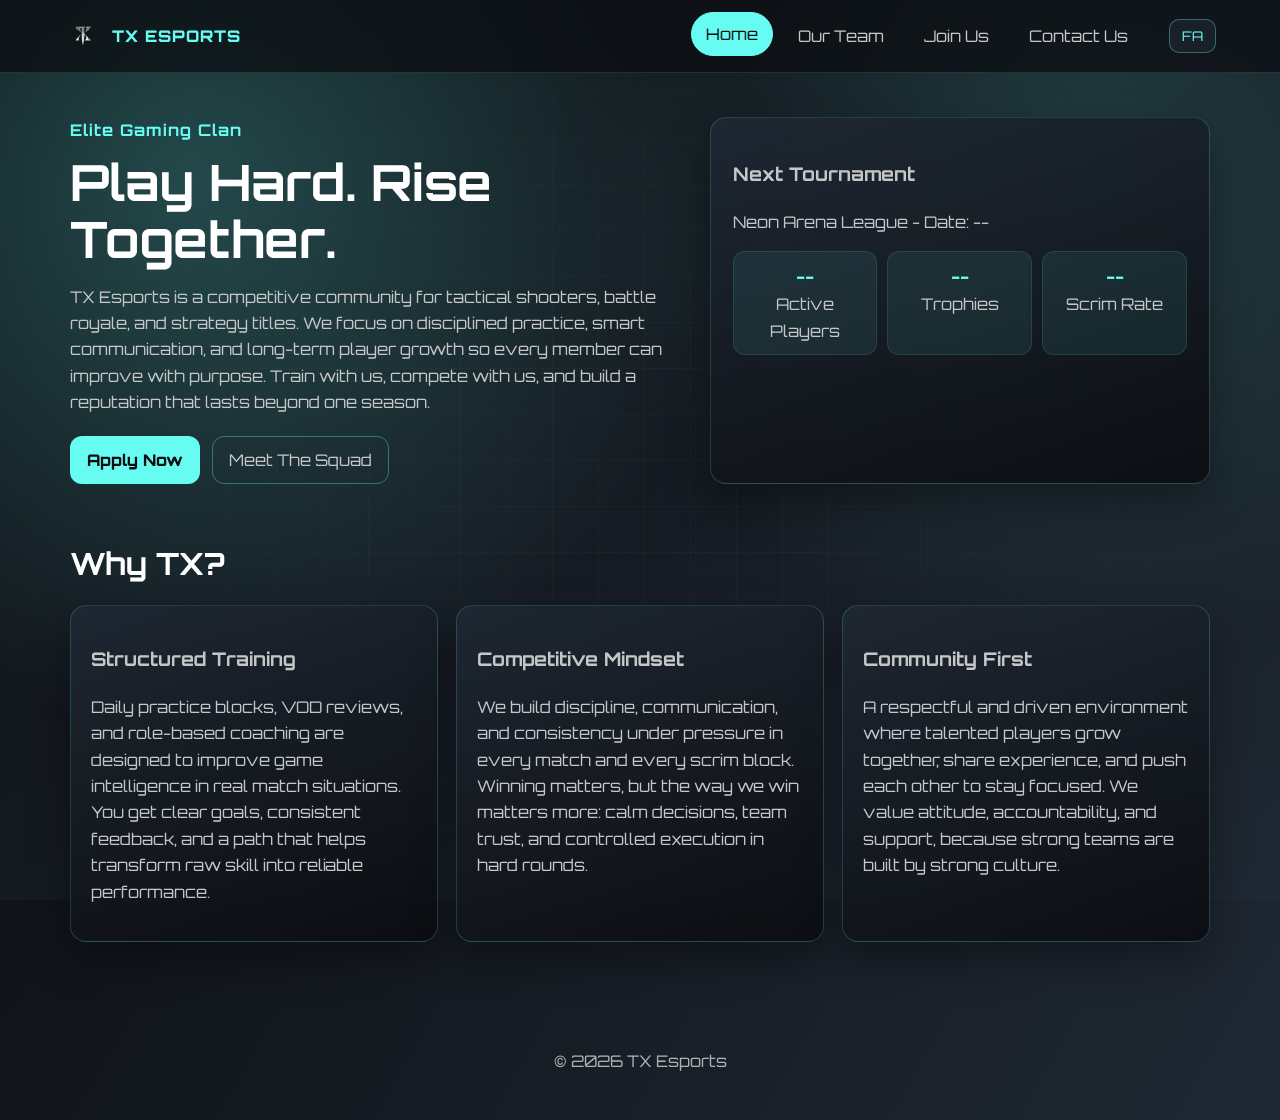
<file: index.html>
﻿<!DOCTYPE html>
<html lang="en" dir="ltr">
<head>
  <meta charset="UTF-8" />
  <meta name="viewport" content="width=device-width, initial-scale=1.0" />
  <title>TX Esports | Home</title>
  <link rel="preconnect" href="https://fonts.googleapis.com" />
  <link rel="preconnect" href="https://fonts.gstatic.com" crossorigin />
  <link href="https://fonts.googleapis.com/css2?family=Orbitron:wght@500;700;800&family=Vazirmatn:wght@400;500;700;800&display=swap" rel="stylesheet" />
  <link rel="icon" type="image/x-icon" href="assets/images/logo-withoutbackground.ico" />
  <link rel="stylesheet" href="assets/css/styles.css" />
</head>
<body class="page-home">
  <div class="bg-layer"></div>
  <header class="site-header">
    <a class="brand" href="index.html">
      <img src="assets/images/logo-withoutbackground.png" alt="TX logo" />
      <span>TX ESPORTS</span>
    </a>

    <nav class="site-nav">
      <a class="active" href="index.html" data-en="Home" data-fa="خانه">Home</a>
      <a href="team.html" data-en="Our Team" data-fa="تیم ما">Our Team</a>
      <a href="join.html" data-en="Join Us" data-fa="عضویت">Join Us</a>
      <a href="contact.html" data-en="Contact Us" data-fa="ارتباط با ما">Contact Us</a>
    </nav>

    <div class="header-tools">
      <button class="menu-toggle" aria-label="Toggle menu">☰</button>
      <button class="lang-switch" type="button" data-en="FA" data-fa="EN">FA</button>
    </div>
  </header>

  <main>
    <section class="hero reveal">
      <div class="hero-copy">
        <p class="eyebrow" data-en="Elite Gaming Clan" data-fa="کلن حرفه ای گیمینگ">Elite Gaming Clan</p>
        <h1 data-en="Play Hard. Rise Together." data-fa="سخت بازی کن. با هم اوج بگیر.">Play Hard. Rise Together.</h1>
        <p data-en="TX Esports is a competitive community for tactical shooters, battle royale, and strategy titles. We focus on disciplined practice, smart communication, and long-term player growth so every member can improve with purpose. Train with us, compete with us, and build a reputation that lasts beyond one season."
           data-fa="TX Esports یک جامعه رقابتی برای بازی های تیراندازی تاکتیکی، بتل رویال و استراتژی است. ما روی تمرین منظم، ارتباط حرفه ای و رشد بلندمدت بازیکنان تمرکز می کنیم تا هر عضو با هدف پیشرفت کند. با ما تمرین کن، رقابت کن و اعتباری بساز که فقط به یک فصل محدود نشود.">
          TX Esports is a competitive community for tactical shooters, battle royale, and strategy titles. We focus on disciplined practice, smart communication, and long-term player growth so every member can improve with purpose. Train with us, compete with us, and build a reputation that lasts beyond one season.
        </p>
        <div class="hero-actions">
          <a class="btn btn-primary" href="join.html" data-en="Apply Now" data-fa="همین حالا عضو شو">Apply Now</a>
          <a class="btn btn-ghost" href="team.html" data-en="Meet The Squad" data-fa="معرفی تیم">Meet The Squad</a>
        </div>
      </div>
      <div class="hero-card floating">
        <h3 data-en="Next Tournament" data-fa="مسابقه بعدی">Next Tournament</h3>
        <p data-en="Neon Arena League - Date: --" data-fa="لیگ Neon Arena - تاریخ: --">Neon Arena League - Date: --</p>
        <div class="stat-grid">
          <article>
            <strong>--</strong>
            <span data-en="Active Players" data-fa="بازیکن فعال">Active Players</span>
          </article>
          <article>
            <strong>--</strong>
            <span data-en="Trophies" data-fa="جام">Trophies</span>
          </article>
          <article>
            <strong>--</strong>
            <span data-en="Scrim Rate" data-fa="نرخ برد">Scrim Rate</span>
          </article>
        </div>
      </div>
    </section>

    <section class="section reveal">
      <h2 data-en="Why TX?" data-fa="چرا TX؟">Why TX?</h2>
      <div class="card-grid">
        <article class="info-card">
          <h3 data-en="Structured Training" data-fa="تمرین ساختاریافته">Structured Training</h3>
          <p data-en="Daily practice blocks, VOD reviews, and role-based coaching are designed to improve game intelligence in real match situations. You get clear goals, consistent feedback, and a path that helps transform raw skill into reliable performance."
             data-fa="برنامه تمرینی روزانه، تحلیل ویدیو مسابقات و مربیگری تخصصی به شکلی طراحی شده که هوش بازی تو را در شرایط واقعی مسابقه بالا ببرد. اینجا هدف های مشخص، بازخورد منظم و یک مسیر حرفه ای داری تا مهارت خام به عملکرد قابل اعتماد تبدیل شود.">
            Daily practice blocks, VOD reviews, and role-based coaching are designed to improve game intelligence in real match situations. You get clear goals, consistent feedback, and a path that helps transform raw skill into reliable performance.
          </p>
        </article>
        <article class="info-card">
          <h3 data-en="Competitive Mindset" data-fa="ذهنیت رقابتی">Competitive Mindset</h3>
          <p data-en="We build discipline, communication, and consistency under pressure in every match and every scrim block. Winning matters, but the way we win matters more: calm decisions, team trust, and controlled execution in hard rounds."
             data-fa="در هر مسابقه و هر اسکریم، روی نظم، ارتباط تیمی و عملکرد پایدار تحت فشار کار می کنیم. برد مهم است، اما شیوه بردن برای ما مهم تر است: تصمیم گیری آرام، اعتماد تیمی و اجرای کنترل شده در راندهای سخت.">
            We build discipline, communication, and consistency under pressure in every match and every scrim block. Winning matters, but the way we win matters more: calm decisions, team trust, and controlled execution in hard rounds.
          </p>
        </article>
        <article class="info-card">
          <h3 data-en="Community First" data-fa="جامعه اولویت اول">Community First</h3>
          <p data-en="A respectful and driven environment where talented players grow together, share experience, and push each other to stay focused. We value attitude, accountability, and support, because strong teams are built by strong culture."
             data-fa="یک محیط حرفه ای و محترمانه که در آن بازیکنان با استعداد کنار هم رشد می کنند، تجربه به اشتراک می گذارند و همدیگر را برای تمرکز بیشتر جلو می برند. ما روی نگرش حرفه ای، مسئولیت پذیری و حمایت تیمی ارزش می گذاریم چون تیم قوی از فرهنگ قوی ساخته می شود.">
            A respectful and driven environment where talented players grow together, share experience, and push each other to stay focused. We value attitude, accountability, and support, because strong teams are built by strong culture.
          </p>
        </article>
      </div>
    </section>
  </main>

  <footer>
    <p>&copy; <span id="year"></span> TX Esports</p>
  </footer>

  <script src="assets/js/script.js"></script>
</body>
</html>
</file>
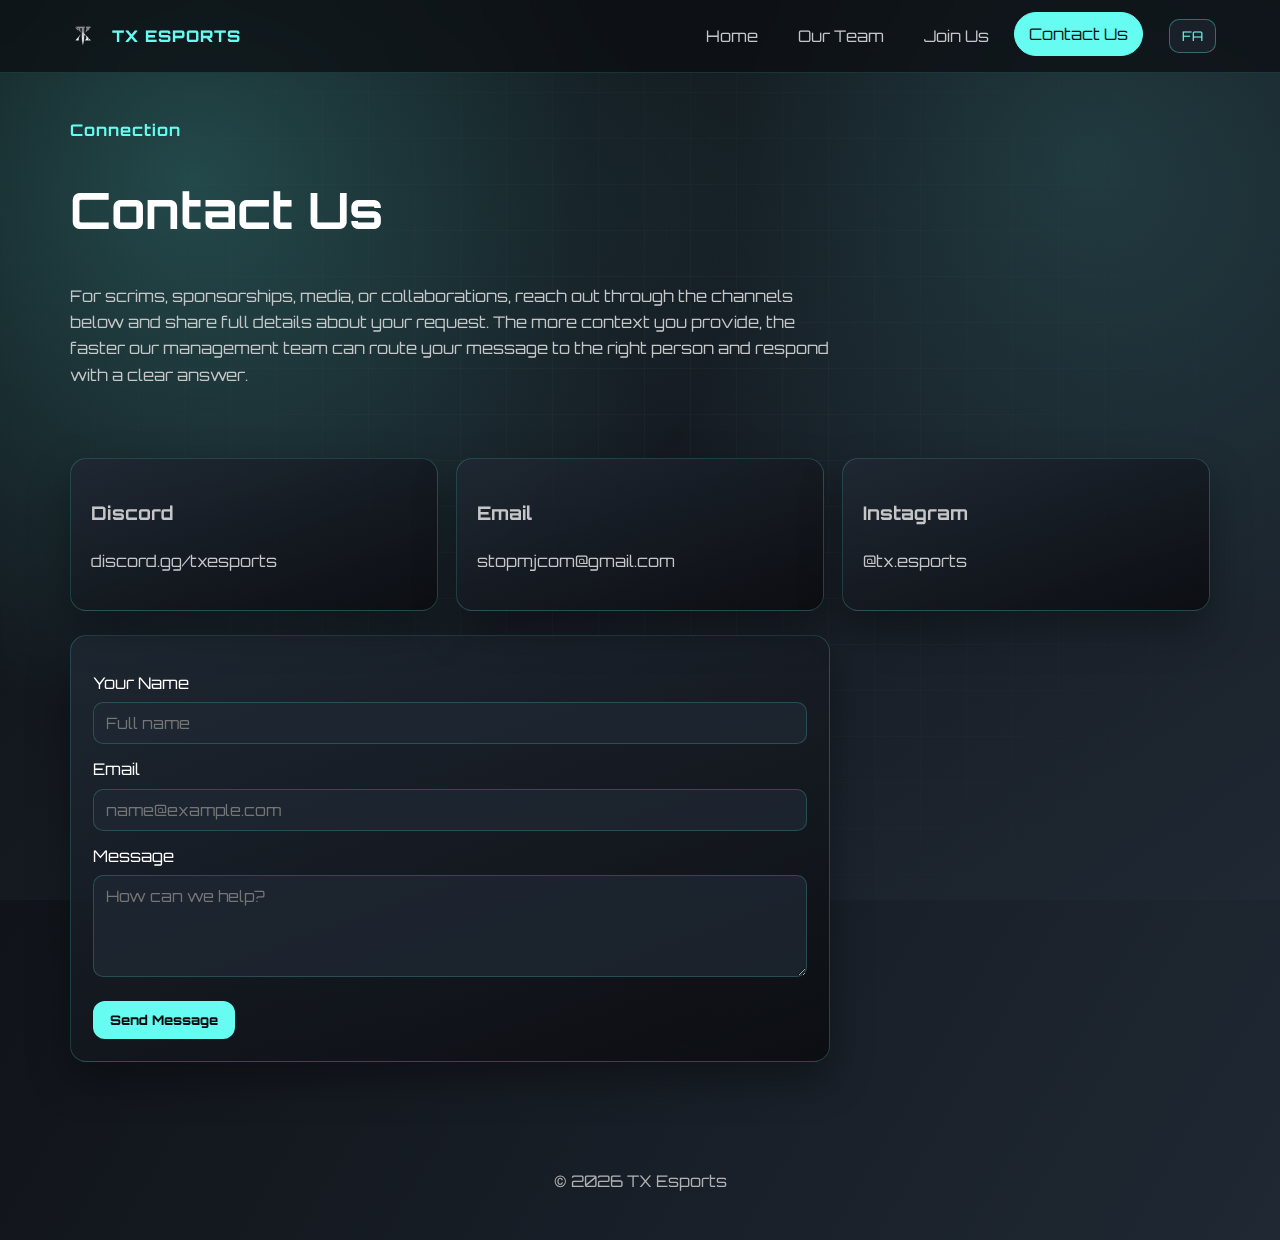
<file: contact.html>
﻿<!DOCTYPE html>
<html lang="en" dir="ltr">
<head>
  <meta charset="UTF-8" />
  <meta name="viewport" content="width=device-width, initial-scale=1.0" />
  <title>TX Esports | Contact Us</title>
  <link rel="preconnect" href="https://fonts.googleapis.com" />
  <link rel="preconnect" href="https://fonts.gstatic.com" crossorigin />
  <link href="https://fonts.googleapis.com/css2?family=Orbitron:wght@500;700;800&family=Vazirmatn:wght@400;500;700;800&display=swap" rel="stylesheet" />
  <link rel="icon" type="image/x-icon" href="assets/images/logo-withoutbackground.ico" />
  <link rel="stylesheet" href="assets/css/styles.css" />
</head>
<body class="page-contact">
  <div class="bg-layer"></div>
  <header class="site-header">
    <a class="brand" href="index.html">
      <img src="assets/images/logo-withoutbackground.png" alt="TX logo" />
      <span>TX ESPORTS</span>
    </a>

    <nav class="site-nav">
      <a href="index.html" data-en="Home" data-fa="خانه">Home</a>
      <a href="team.html" data-en="Our Team" data-fa="تیم ما">Our Team</a>
      <a href="join.html" data-en="Join Us" data-fa="عضویت">Join Us</a>
      <a class="active" href="contact.html" data-en="Contact Us" data-fa="ارتباط با ما">Contact Us</a>
    </nav>

    <div class="header-tools">
      <button class="menu-toggle" aria-label="Toggle menu">☰</button>
      <button class="lang-switch" type="button" data-en="FA" data-fa="EN">FA</button>
    </div>
  </header>

  <main>
    <section class="page-hero reveal">
      <p class="eyebrow" data-en="Connection" data-fa="ارتباط">Connection</p>
      <h1 data-en="Contact Us" data-fa="ارتباط با ما">Contact Us</h1>
      <p data-en="For scrims, sponsorships, media, or collaborations, reach out through the channels below and share full details about your request. The more context you provide, the faster our management team can route your message to the right person and respond with a clear answer."
         data-fa="برای اسکریم، اسپانسرینگ، رسانه یا همکاری، از طریق راه های زیر با ما در تماس باش و جزئیات کامل درخواستت را ارسال کن. هرچه اطلاعات دقیق تری بدهی، تیم مدیریت سریع تر پیام را به فرد مناسب منتقل می کند و پاسخ شفاف تری دریافت می کنی.">
        For scrims, sponsorships, media, or collaborations, reach out through the channels below and share full details about your request. The more context you provide, the faster our management team can route your message to the right person and respond with a clear answer.
      </p>
    </section>

    <section class="section reveal">
      <div class="card-grid contact-grid">
        <article class="info-card">
          <h3 data-en="Discord" data-fa="دیسکورد">Discord</h3>
          <p>discord.gg/txesports</p>
        </article>
        <article class="info-card">
          <h3 data-en="Email" data-fa="ایمیل">Email</h3>
          <p>stopmjcom@gmail.com</p>
        </article>
        <article class="info-card">
          <h3 data-en="Instagram" data-fa="اینستاگرام">Instagram</h3>
          <p>@tx.esports</p>
        </article>
      </div>

      <form class="form-card compact" action="https://formsubmit.co/stopmjcom@gmail.com" method="POST">
        <input type="hidden" name="_subject" value="TX Esports | New Contact Message" />
        <input type="hidden" name="_captcha" value="false" />
        <input type="hidden" name="_template" value="table" />

        <label data-en="Your Name" data-fa="نام شما" for="name">Your Name</label>
        <input id="name" name="full_name" type="text" data-en-placeholder="Full name" data-fa-placeholder="نام کامل" placeholder="Full name" required />

        <label data-en="Email" data-fa="ایمیل" for="email">Email</label>
        <input id="email" name="email" type="email" placeholder="name@example.com" required />

        <label data-en="Message" data-fa="پیام" for="message">Message</label>
        <textarea id="message" name="message" rows="4" data-en-placeholder="How can we help?" data-fa-placeholder="چطور می توانیم کمک کنیم؟" placeholder="How can we help?" required></textarea>

        <button type="submit" class="btn btn-primary" data-en="Send Message" data-fa="ارسال پیام">Send Message</button>
      </form>
    </section>
  </main>

  <footer>
    <p>&copy; <span id="year"></span> TX Esports</p>
  </footer>

  <script src="assets/js/script.js"></script>
</body>
</html>
</file>
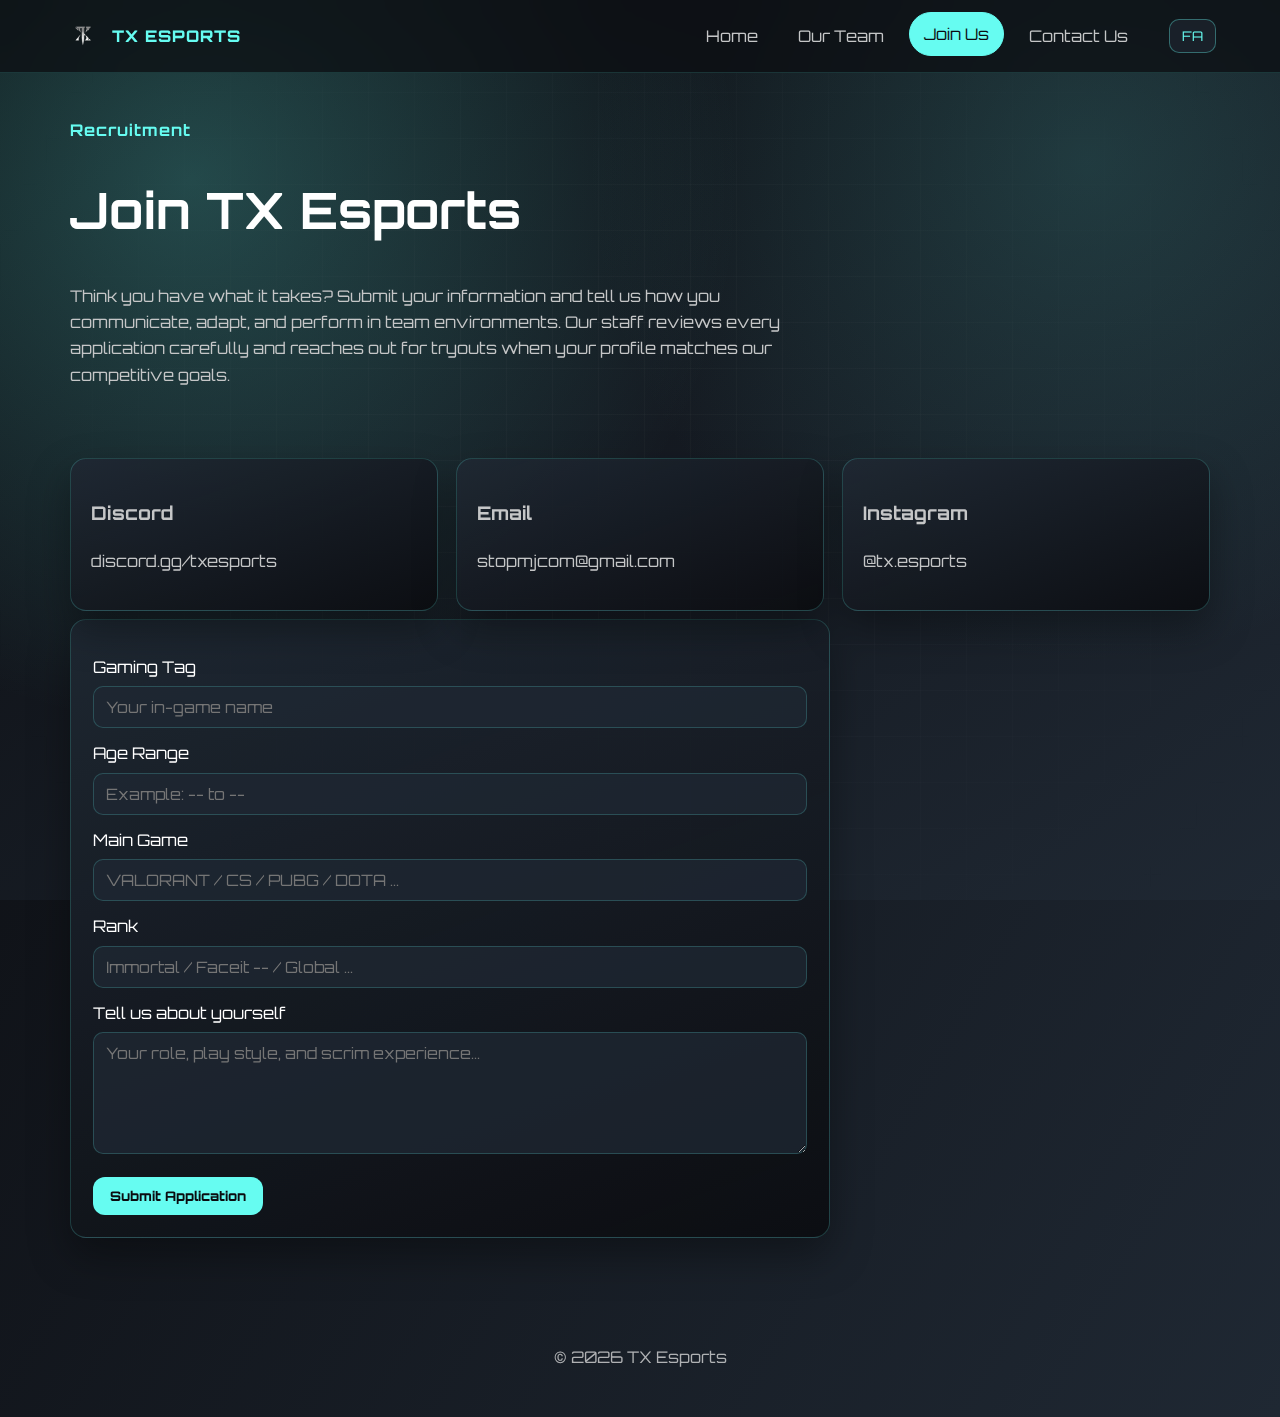
<file: join.html>
﻿<!DOCTYPE html>
<html lang="en" dir="ltr">
<head>
  <meta charset="UTF-8" />
  <meta name="viewport" content="width=device-width, initial-scale=1.0" />
  <title>TX Esports | Join Us</title>
  <link rel="preconnect" href="https://fonts.googleapis.com" />
  <link rel="preconnect" href="https://fonts.gstatic.com" crossorigin />
  <link href="https://fonts.googleapis.com/css2?family=Orbitron:wght@500;700;800&family=Vazirmatn:wght@400;500;700;800&display=swap" rel="stylesheet" />
  <link rel="icon" type="image/x-icon" href="assets/images/logo-withoutbackground.ico" />
  <link rel="stylesheet" href="assets/css/styles.css" />
</head>
<body class="page-join">
  <div class="bg-layer"></div>
  <header class="site-header">
    <a class="brand" href="index.html">
      <img src="assets/images/logo-withoutbackground.png" alt="TX logo" />
      <span>TX ESPORTS</span>
    </a>

    <nav class="site-nav">
      <a href="index.html" data-en="Home" data-fa="خانه">Home</a>
      <a href="team.html" data-en="Our Team" data-fa="تیم ما">Our Team</a>
      <a class="active" href="join.html" data-en="Join Us" data-fa="عضویت">Join Us</a>
      <a href="contact.html" data-en="Contact Us" data-fa="ارتباط با ما">Contact Us</a>
    </nav>

    <div class="header-tools">
      <button class="menu-toggle" aria-label="Toggle menu">☰</button>
      <button class="lang-switch" type="button" data-en="FA" data-fa="EN">FA</button>
    </div>
  </header>

  <main>
    <section class="page-hero reveal">
      <p class="eyebrow" data-en="Recruitment" data-fa="استخدام">Recruitment</p>
      <h1 data-en="Join TX Esports" data-fa="به TX Esports بپیوند">Join TX Esports</h1>
      <p data-en="Think you have what it takes? Submit your information and tell us how you communicate, adapt, and perform in team environments. Our staff reviews every application carefully and reaches out for tryouts when your profile matches our competitive goals."
         data-fa="فکر می کنی آماده ای؟ اطلاعاتت را ارسال کن و توضیح بده در بازی تیمی چطور ارتباط می گیری، چطور با شرایط جدید سازگار می شوی و چطور عملکردت را حفظ می کنی. کادر ما همه درخواست ها را دقیق بررسی می کند و در صورت همخوانی با اهداف رقابتی تیم، برای تست با تو تماس می گیرد.">
        Think you have what it takes? Submit your information and tell us how you communicate, adapt, and perform in team environments. Our staff reviews every application carefully and reaches out for tryouts when your profile matches our competitive goals.
      </p>
    </section>

    <section class="section reveal">
      <div class="card-grid contact-grid">
        <article class="info-card">
          <h3 data-en="Discord" data-fa="دیسکورد">Discord</h3>
          <p>discord.gg/txesports</p>
        </article>
        <article class="info-card">
          <h3 data-en="Email" data-fa="ایمیل">Email</h3>
          <p>stopmjcom@gmail.com</p>
        </article>
        <article class="info-card">
          <h3 data-en="Instagram" data-fa="اینستاگرام">Instagram</h3>
          <p>@tx.esports</p>
        </article>
      </div>

      <form class="form-card" action="https://formsubmit.co/stopmjcom@gmail.com" method="POST">
        <input type="hidden" name="_subject" value="TX Esports | New Join Request" />
        <input type="hidden" name="_captcha" value="false" />
        <input type="hidden" name="_template" value="table" />

        <label data-en="Gaming Tag" data-fa="نام کاربری بازی" for="tag">Gaming Tag</label>
        <input id="tag" name="gaming_tag" type="text" data-en-placeholder="Your in-game name" data-fa-placeholder="نام داخل بازی" placeholder="Your in-game name" required />

        <label data-en="Age Range" data-fa="بازه سنی" for="age">Age Range</label>
        <input id="age" name="age_range" type="text" data-en-placeholder="Example: -- to --" data-fa-placeholder="مثال: -- تا --" placeholder="Example: -- to --" required />

        <label data-en="Main Game" data-fa="بازی اصلی" for="game">Main Game</label>
        <input id="game" name="main_game" type="text" data-en-placeholder="VALORANT / CS / PUBG / DOTA ..." data-fa-placeholder="VALORANT / CS / PUBG / DOTA ..." placeholder="VALORANT / CS / PUBG / DOTA ..." required />

        <label data-en="Rank" data-fa="رنک" for="rank">Rank</label>
        <input id="rank" name="rank" type="text" data-en-placeholder="Immortal / Faceit -- / Global ..." data-fa-placeholder="Immortal / Faceit -- / Global ..." placeholder="Immortal / Faceit -- / Global ..." required />

        <label data-en="Tell us about yourself" data-fa="درباره خودت بنویس" for="about">Tell us about yourself</label>
        <textarea id="about" name="about_player" rows="5" data-en-placeholder="Your role, play style, and scrim experience..." data-fa-placeholder="نقش، سبک بازی و تجربه تیمی خودت را بنویس..." placeholder="Your role, play style, and scrim experience..." required></textarea>

        <button type="submit" class="btn btn-primary" data-en="Submit Application" data-fa="ارسال درخواست">Submit Application</button>
      </form>
    </section>
  </main>

  <footer>
    <p>&copy; <span id="year"></span> TX Esports</p>
  </footer>

  <script src="assets/js/script.js"></script>
</body>
</html>
</file>
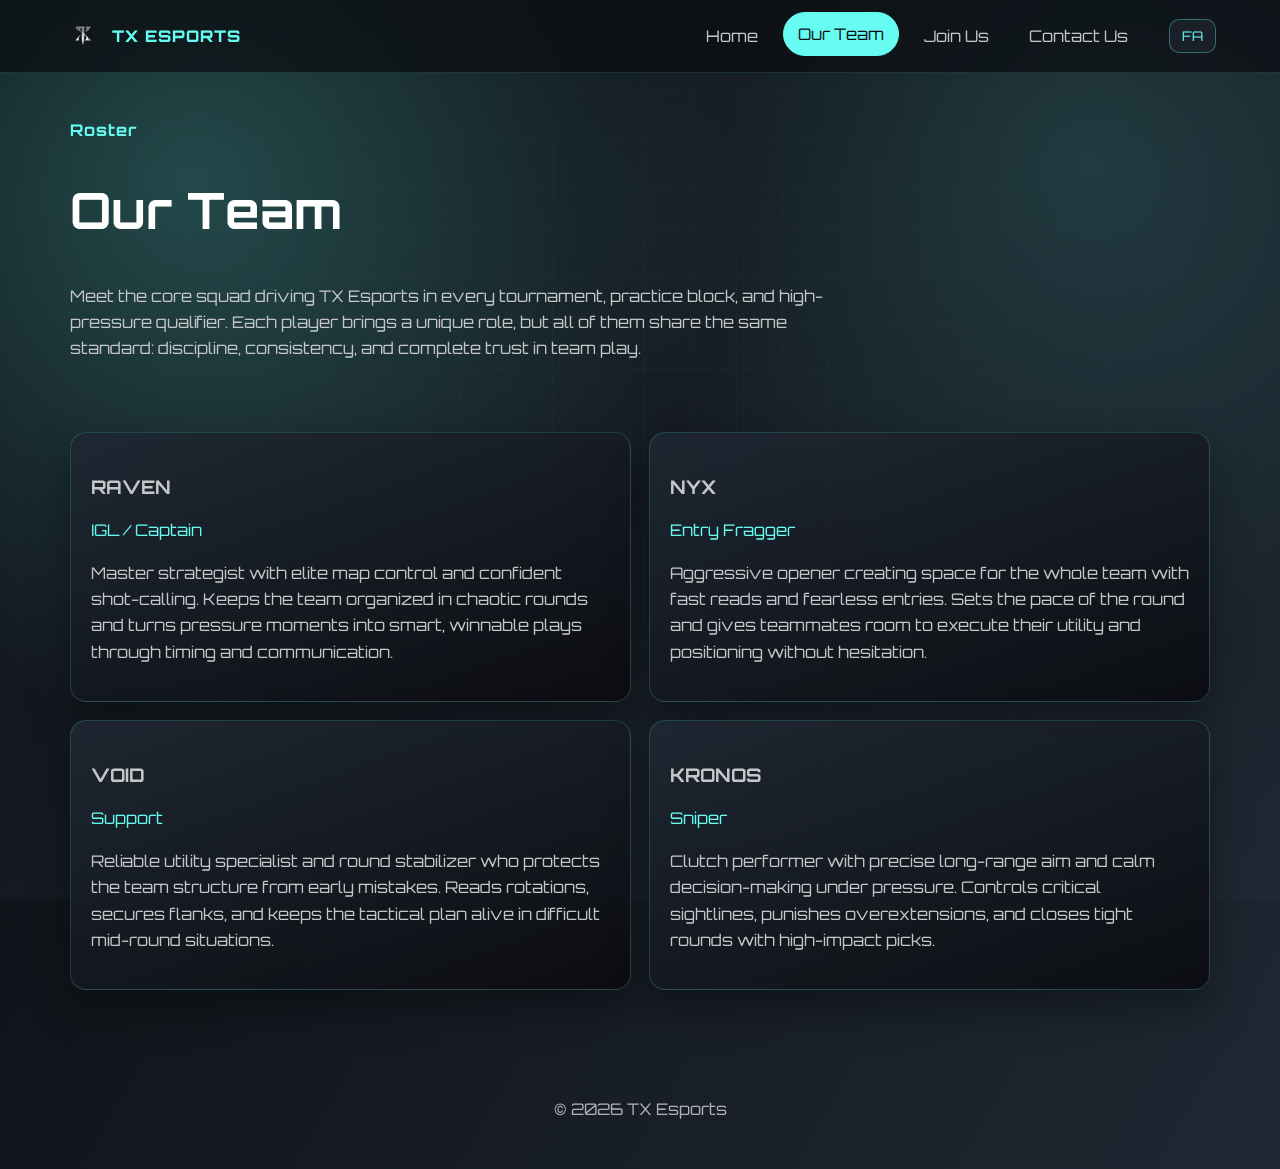
<file: team.html>
﻿<!DOCTYPE html>
<html lang="en" dir="ltr">
<head>
  <meta charset="UTF-8" />
  <meta name="viewport" content="width=device-width, initial-scale=1.0" />
  <title>TX Esports | Our Team</title>
  <link rel="preconnect" href="https://fonts.googleapis.com" />
  <link rel="preconnect" href="https://fonts.gstatic.com" crossorigin />
  <link href="https://fonts.googleapis.com/css2?family=Orbitron:wght@500;700;800&family=Vazirmatn:wght@400;500;700;800&display=swap" rel="stylesheet" />
  <link rel="icon" type="image/x-icon" href="assets/images/logo-withoutbackground.ico" />
  <link rel="stylesheet" href="assets/css/styles.css" />
</head>
<body class="page-team">
  <div class="bg-layer"></div>
  <header class="site-header">
    <a class="brand" href="index.html">
      <img src="assets/images/logo-withoutbackground.png" alt="TX logo" />
      <span>TX ESPORTS</span>
    </a>

    <nav class="site-nav">
      <a href="index.html" data-en="Home" data-fa="خانه">Home</a>
      <a class="active" href="team.html" data-en="Our Team" data-fa="تیم ما">Our Team</a>
      <a href="join.html" data-en="Join Us" data-fa="عضویت">Join Us</a>
      <a href="contact.html" data-en="Contact Us" data-fa="ارتباط با ما">Contact Us</a>
    </nav>

    <div class="header-tools">
      <button class="menu-toggle" aria-label="Toggle menu">☰</button>
      <button class="lang-switch" type="button" data-en="FA" data-fa="EN">FA</button>
    </div>
  </header>

  <main>
    <section class="page-hero reveal">
      <p class="eyebrow" data-en="Roster" data-fa="لیست تیم">Roster</p>
      <h1 data-en="Our Team" data-fa="تیم ما">Our Team</h1>
      <p data-en="Meet the core squad driving TX Esports in every tournament, practice block, and high-pressure qualifier. Each player brings a unique role, but all of them share the same standard: discipline, consistency, and complete trust in team play."
         data-fa="با ترکیب اصلی TX Esports آشنا شو؛ تیمی که در هر تورنمنت، تمرین و رقابت فشرده می درخشد. هر بازیکن نقش متفاوتی دارد اما همه یک استاندارد مشترک دارند: نظم، ثبات عملکرد و اعتماد کامل به بازی تیمی.">
        Meet the core squad driving TX Esports in every tournament, practice block, and high-pressure qualifier. Each player brings a unique role, but all of them share the same standard: discipline, consistency, and complete trust in team play.
      </p>
    </section>

    <section class="section reveal">
      <div class="card-grid team-grid">
        <article class="player-card">
          <h3>RAVEN</h3>
          <p class="role" data-en="IGL / Captain" data-fa="رهبر تیم / کاپیتان">IGL / Captain</p>
          <p data-en="Master strategist with elite map control and confident shot-calling. Keeps the team organized in chaotic rounds and turns pressure moments into smart, winnable plays through timing and communication."
             data-fa="استراتژیست حرفه ای با کنترل نقشه عالی و فرماندهی مطمئن. در راندهای شلوغ تیم را منظم نگه می دارد و لحظات پرتنش را با زمان بندی درست و ارتباط دقیق به موقعیت های قابل برد تبدیل می کند.">
            Master strategist with elite map control and confident shot-calling. Keeps the team organized in chaotic rounds and turns pressure moments into smart, winnable plays through timing and communication.
          </p>
        </article>
        <article class="player-card">
          <h3>NYX</h3>
          <p class="role" data-en="Entry Fragger" data-fa="ورودزن اصلی">Entry Fragger</p>
          <p data-en="Aggressive opener creating space for the whole team with fast reads and fearless entries. Sets the pace of the round and gives teammates room to execute their utility and positioning without hesitation."
             data-fa="بازیکن تهاجمی که با تشخیص سریع و ورود بدون ترس برای کل تیم فضا می سازد. ریتم راند را تعیین می کند و به هم تیمی ها فرصت اجرای یوتیلیتی و جایگیری دقیق می دهد.">
            Aggressive opener creating space for the whole team with fast reads and fearless entries. Sets the pace of the round and gives teammates room to execute their utility and positioning without hesitation.
          </p>
        </article>
        <article class="player-card">
          <h3>VOID</h3>
          <p class="role" data-en="Support" data-fa="پشتیبان">Support</p>
          <p data-en="Reliable utility specialist and round stabilizer who protects the team structure from early mistakes. Reads rotations, secures flanks, and keeps the tactical plan alive in difficult mid-round situations."
             data-fa="متخصص قابل اعتماد یوتیلیتی و ستون پایداری تیم که ساختار تیم را از اشتباهات اولیه حفظ می کند. چرخش حریف را خوب می خواند، فلنک ها را کنترل می کند و برنامه تاکتیکی را در شرایط سخت زنده نگه می دارد.">
            Reliable utility specialist and round stabilizer who protects the team structure from early mistakes. Reads rotations, secures flanks, and keeps the tactical plan alive in difficult mid-round situations.
          </p>
        </article>
        <article class="player-card">
          <h3>KRONOS</h3>
          <p class="role" data-en="Sniper" data-fa="اسنایپر">Sniper</p>
          <p data-en="Clutch performer with precise long-range aim and calm decision-making under pressure. Controls critical sightlines, punishes overextensions, and closes tight rounds with high-impact picks."
             data-fa="بازیکن کلیدی با دقت بالا در نبردهای دوربرد و تصمیم گیری آرام زیر فشار. لاین های حساس را کنترل می کند، پیشروی های اشتباه حریف را تنبیه می کند و راندهای نزدیک را با فِرَگ های تاثیرگذار می بندد.">
            Clutch performer with precise long-range aim and calm decision-making under pressure. Controls critical sightlines, punishes overextensions, and closes tight rounds with high-impact picks.
          </p>
        </article>
      </div>
    </section>
  </main>

  <footer>
    <p>&copy; <span id="year"></span> TX Esports</p>
  </footer>

  <script src="assets/js/script.js"></script>
</body>
</html>
</file>
<file: assets/css/styles.css>
﻿:root {
  --black: #0b0c10;
  --navy: #1f2833;
  --teal: #45a29e;
  --aqua: #66fcf1;
  --silver: #c5c6c7;
  --radius: 16px;
  --shadow: 0 18px 40px rgba(0, 0, 0, 0.35);
}

* {
  box-sizing: border-box;
}

html,
body {
  margin: 0;
  padding: 0;
}

body {
  font-family: "Orbitron", "Vazirmatn", sans-serif;
  color: var(--silver);
  background: linear-gradient(120deg, var(--black), var(--navy));
  min-height: 100vh;
  line-height: 1.65;
  overflow-x: hidden;
}

body[dir="rtl"] {
  font-family: "Vazirmatn", "Orbitron", sans-serif;
}

.bg-layer {
  position: fixed;
  inset: 0;
  z-index: -2;
  background:
    radial-gradient(circle at 15% 20%, rgba(102, 252, 241, 0.24), transparent 42%),
    radial-gradient(circle at 85% 18%, rgba(69, 162, 158, 0.24), transparent 38%),
    linear-gradient(145deg, var(--black), var(--navy));
}

.bg-layer::after {
  content: "";
  position: absolute;
  inset: 0;
  background-image: linear-gradient(rgba(197, 198, 199, 0.03) 1px, transparent 1px),
    linear-gradient(90deg, rgba(197, 198, 199, 0.03) 1px, transparent 1px);
  background-size: 46px 46px;
  mask-image: radial-gradient(circle at center, black 22%, transparent 90%);
}

.site-header {
  position: sticky;
  top: 0;
  z-index: 40;
  display: flex;
  align-items: center;
  gap: 16px;
  justify-content: flex-start;
  padding: 14px 5vw;
  backdrop-filter: blur(14px);
  background: rgba(11, 12, 16, 0.72);
  border-bottom: 1px solid rgba(102, 252, 241, 0.15);
}

.brand {
  display: inline-flex;
  align-items: center;
  gap: 10px;
  color: var(--aqua);
  text-decoration: none;
  font-weight: 800;
  letter-spacing: 1px;
}

.brand img {
  width: 38px;
  height: 38px;
  object-fit: contain;
}

.site-nav {
  display: flex;
  align-items: center;
  gap: 10px;
  margin-inline-start: auto;
}

.header-tools {
  display: inline-flex;
  align-items: center;
  gap: 8px;
  margin-inline-start: 10px;
}

.site-nav a {
  color: var(--silver);
  text-decoration: none;
  padding: 8px 14px;
  border-radius: 999px;
  transition: all 0.25s ease;
  border: 1px solid transparent;
}

.site-nav a:hover,
.site-nav a.active {
  color: var(--black);
  background: var(--aqua);
  border-color: var(--aqua);
  transform: translateY(-2px);
}

.lang-switch,
.menu-toggle {
  border: 1px solid rgba(102, 252, 241, 0.35);
  background: rgba(31, 40, 51, 0.6);
  color: var(--aqua);
  border-radius: 10px;
  padding: 8px 12px;
  font-family: inherit;
  cursor: pointer;
  transition: 0.25s ease;
}

.lang-switch:hover,
.menu-toggle:hover {
  transform: translateY(-2px) scale(1.02);
  background: rgba(102, 252, 241, 0.2);
}

.menu-toggle {
  display: none;
}

main {
  width: min(1140px, 92vw);
  margin: 0 auto;
  padding: 44px 0 72px;
}

.hero,
.page-hero {
  display: grid;
  grid-template-columns: 1.1fr 0.9fr;
  gap: 28px;
  align-items: stretch;
}

.page-hero {
  grid-template-columns: 1fr;
  max-width: 760px;
}

.hero h1,
.page-hero h1 {
  font-size: clamp(1.8rem, 3.9vw, 3.5rem);
  line-height: 1.14;
  margin: 0;
  color: #fff;
}

.hero-copy p,
.page-hero p {
  max-width: 66ch;
}

.eyebrow {
  margin: 0 0 10px;
  color: var(--aqua);
  letter-spacing: 1px;
  font-weight: 700;
}

.hero-card,
.info-card,
.player-card,
.form-card {
  border-radius: var(--radius);
  background: linear-gradient(160deg, rgba(31, 40, 51, 0.92), rgba(11, 12, 16, 0.9));
  border: 1px solid rgba(102, 252, 241, 0.2);
  box-shadow: var(--shadow);
}

.hero-card {
  padding: 22px;
}

.stat-grid {
  display: grid;
  grid-template-columns: repeat(3, 1fr);
  gap: 10px;
  margin-top: 16px;
}

.stat-grid article {
  background: rgba(102, 252, 241, 0.08);
  border: 1px solid rgba(102, 252, 241, 0.12);
  border-radius: 12px;
  padding: 10px;
  text-align: center;
}

.stat-grid strong {
  display: block;
  color: var(--aqua);
  font-size: 1.1rem;
}

.section {
  margin-top: 54px;
}

.section h2 {
  color: #fff;
  margin-top: 0;
  margin-bottom: 16px;
  font-size: clamp(1.4rem, 2.4vw, 2rem);
}

.card-grid {
  display: grid;
  grid-template-columns: repeat(3, minmax(0, 1fr));
  gap: 18px;
}

.team-grid {
  grid-template-columns: repeat(2, minmax(0, 1fr));
}

.info-card,
.player-card {
  padding: 20px;
  transition: 0.28s ease;
}

.info-card:hover,
.player-card:hover {
  transform: translateY(-8px);
  border-color: var(--aqua);
}

.player-card .role {
  color: var(--aqua);
  margin-top: -4px;
}

.hero-actions {
  display: flex;
  gap: 12px;
  margin-top: 20px;
  flex-wrap: wrap;
}

.btn {
  border-radius: 12px;
  padding: 10px 16px;
  text-decoration: none;
  cursor: pointer;
  border: 1px solid transparent;
  transition: 0.22s ease;
  display: inline-flex;
  align-items: center;
  justify-content: center;
  font-family: inherit;
}

.btn-primary {
  background: var(--aqua);
  color: var(--black);
  font-weight: 800;
}

.btn-primary:hover {
  transform: translateY(-3px);
  filter: brightness(1.08);
}

.btn-ghost {
  border-color: rgba(102, 252, 241, 0.35);
  color: var(--silver);
}

.btn-ghost:hover {
  border-color: var(--aqua);
  color: var(--aqua);
  transform: translateY(-3px);
}

.form-card {
  padding: 22px;
  max-width: 760px;
  margin-top: 8px;
}

.form-card.compact {
  margin-top: 24px;
}

.form-card label {
  display: block;
  margin-top: 12px;
  margin-bottom: 6px;
  color: #fff;
}

.form-card input,
.form-card textarea {
  width: 100%;
  border-radius: 10px;
  border: 1px solid rgba(102, 252, 241, 0.2);
  background: rgba(31, 40, 51, 0.78);
  color: var(--silver);
  font-size: 0.98rem;
  padding: 10px 12px;
  font-family: inherit;
  transition: 0.2s ease;
}

.form-card input:focus,
.form-card textarea:focus {
  border-color: var(--aqua);
  outline: none;
  box-shadow: 0 0 0 3px rgba(102, 252, 241, 0.16);
}

.form-card button {
  margin-top: 16px;
}

footer {
  text-align: center;
  color: rgba(197, 198, 199, 0.88);
  padding: 18px 10px 30px;
}

.toast-wrap {
  position: fixed;
  right: 20px;
  top: 20px;
  z-index: 90;
  display: grid;
  gap: 10px;
}

.toast {
  min-width: 260px;
  max-width: min(90vw, 360px);
  display: flex;
  align-items: center;
  gap: 10px;
  padding: 12px 14px;
  border-radius: 12px;
  border: 1px solid rgba(102, 252, 241, 0.35);
  background: linear-gradient(155deg, rgba(31, 40, 51, 0.95), rgba(11, 12, 16, 0.95));
  box-shadow: var(--shadow);
  color: var(--silver);
  transform: translateY(-12px);
  opacity: 0;
  transition: 0.3s ease;
}

.toast.show {
  transform: translateY(0);
  opacity: 1;
}

.toast.success .icon {
  color: var(--aqua);
}

.toast.error .icon {
  color: #ff8f8f;
}

.toast .icon {
  width: 20px;
  font-size: 1.05rem;
  font-weight: 800;
  text-align: center;
}

.toast .text {
  font-size: 0.93rem;
}

.reveal {
  opacity: 0;
  transform: translateY(22px);
  transition: opacity 0.75s ease, transform 0.75s ease;
}

.reveal.visible {
  opacity: 1;
  transform: translateY(0);
}

.floating {
  animation: bob 4s ease-in-out infinite;
}

@keyframes bob {
  0%,
  100% {
    transform: translateY(0);
  }
  50% {
    transform: translateY(-8px);
  }
}

@media (max-width: 920px) {
  .hero,
  .card-grid,
  .team-grid {
    grid-template-columns: 1fr;
  }

  .menu-toggle {
    display: inline-flex;
  }

  .site-nav {
    position: absolute;
    top: calc(100% + 8px);
    left: 5vw;
    right: 5vw;
    flex-direction: column;
    align-items: stretch;
    gap: 8px;
    background: rgba(11, 12, 16, 0.97);
    border: 1px solid rgba(102, 252, 241, 0.18);
    padding: 12px;
    border-radius: 14px;
    opacity: 0;
    pointer-events: none;
    transform: translateY(-6px);
    transition: 0.24s ease;
  }

  .header-tools {
    margin-inline-start: auto;
  }

  .toast-wrap {
    right: 10px;
    top: 10px;
  }

  .site-nav.open {
    opacity: 1;
    transform: translateY(0);
    pointer-events: auto;
  }
}

@media (prefers-reduced-motion: reduce) {
  * {
    animation: none !important;
    transition: none !important;
  }

  .reveal {
    opacity: 1;
    transform: none;
  }
}
</file>
